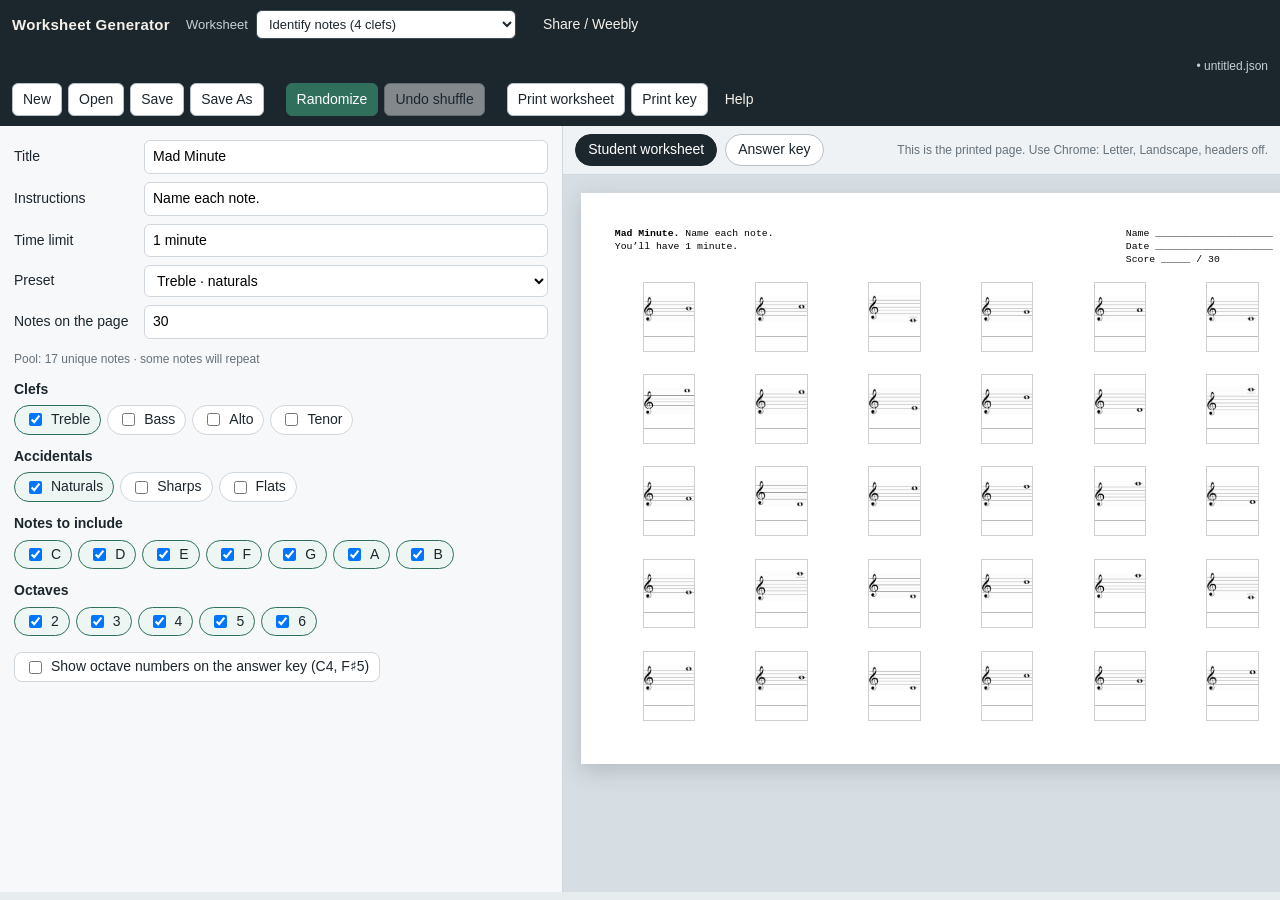
<file: index.html>
<!DOCTYPE html>
<html lang="en">
<head>
  <meta charset="UTF-8" />
  <meta name="viewport" content="width=device-width, initial-scale=1" />
  <title>Worksheet Generator</title>
  <link rel="stylesheet" href="styles.css" />
  <style>
    html, body.shell { height: 100%; margin: 0; }
    body.shell { display: flex; flex-direction: column; overflow: hidden; background: #1c262d; }
    .shell-bar { flex: 0 0 auto; }
    #workspace { flex: 1 1 auto; min-height: 0; width: 100%; height: calc(100vh - 52px); border: 0; background: #e7ecef; }
  </style>
</head>
<body class="shell">
  <header class="shell-bar no-print">
    <strong>Worksheet Generator</strong>
    <label class="kind-picker">
      Worksheet
      <select id="kind">
        <option value="notes">Identify notes (4 clefs)</option>
        <option value="keys">Identify key signatures (4 clefs)</option>
        <option value="write-keys">Write key signatures</option>
        <option value="write-tetrachords">Write major tetrachords</option>
        <option value="write-scales">Write major scales</option>
        <option value="write-intervals">Write intervals above</option>
        <option value="box">Write in boxes (letter names)</option>
      </select>
    </label>
    <button type="button" id="btn-share" class="ghost">Share / Weebly</button>
  </header>
  <iframe id="workspace" title="Worksheet editor"></iframe>

  <dialog id="share-dialog" class="no-print">
    <div class="dialog-head">
      <h2>Share with other teachers</h2>
      <button type="button" id="btn-share-close" class="ghost">Close</button>
    </div>
    <div class="dialog-body">
      <p>This is one static website: HTML, photos, and your saved <code>.json</code> quizzes. Weebly cannot host the photo folder by itself, so publish the whole <strong>Worksheet Generator</strong> folder somewhere that serves files (GitHub Pages, Netlify, or a school server), then embed that address on Weebly.</p>
      <ol>
        <li>Upload this entire folder (do not skip the <code>notes</code> and <code>keys</code> photo folders).</li>
        <li>Confirm you can open <code>index.html</code> on that host in a browser.</li>
        <li>On Weebly, add an <strong>Embed Code</strong> block and paste:</li>
      </ol>
      <textarea readonly rows="4">&lt;iframe src="https://obbyray2002.github.io/worksheet-generator/" style="width:100%;height:90vh;border:0;" title="Worksheet Generator"&gt;&lt;/iframe&gt;</textarea>
      <p>Teachers then pick a worksheet type from the menu, click <strong>Randomize</strong>, and print from Chrome: Letter, headers off, 100%. Identify-notes pages print landscape; the others print portrait.</p>
    </div>
  </dialog>

  <script src="shell.js?v=23"></script>
</body>
</html>
</file>
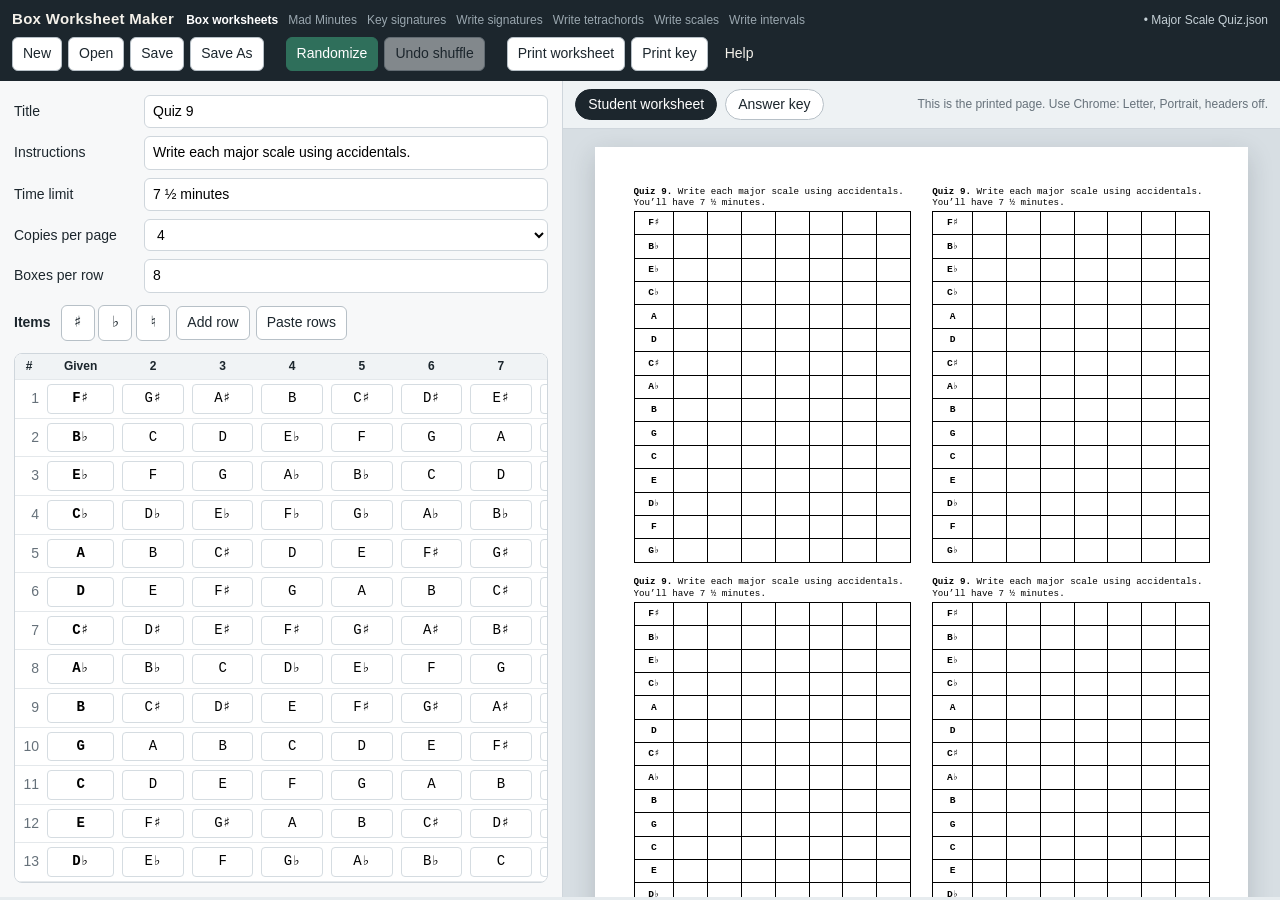
<file: box.html>
<!DOCTYPE html>
<html lang="en">
<head>
  <meta charset="UTF-8" />
  <meta name="viewport" content="width=device-width, initial-scale=1" />
  <title>Box Worksheet Maker</title>
  <link rel="stylesheet" href="styles.css" />
  <script src="embed.js"></script>
</head>
<body data-print="student">
  <header class="app-bar no-print">
    <div class="brand">
      <strong>Box Worksheet Maker</strong>
      <nav class="app-switch">
        <a href="index.html" class="current">Box worksheets</a>
        <a href="mad-minutes.html">Mad Minutes</a>
        <a href="key-signatures.html">Key signatures</a>
        <a href="write-key-signatures.html">Write signatures</a>
        <a href="write-tetrachords.html">Write tetrachords</a>
        <a href="write-scales.html">Write scales</a>
        <a href="write-intervals.html">Write intervals</a>
      </nav>
      <span id="file-status" class="file-status">untitled.json</span>
    </div>
    <div class="toolbar">
      <button type="button" id="btn-new" title="New quiz">New</button>
      <button type="button" id="btn-open" title="Open a saved quiz file">Open</button>
      <button type="button" id="btn-save" title="Save (Ctrl/Cmd+S)">Save</button>
      <button type="button" id="btn-save-as" title="Save a copy">Save As</button>
      <span class="toolbar-gap"></span>
      <button type="button" id="btn-randomize" class="primary" title="Shuffle the rows; every copy on the page will match">Randomize</button>
      <button type="button" id="btn-undo" title="Undo the last shuffle" disabled>Undo shuffle</button>
      <span class="toolbar-gap"></span>
      <button type="button" id="btn-print" title="Print the student worksheet">Print worksheet</button>
      <button type="button" id="btn-print-key" title="Print the answer key">Print key</button>
      <button type="button" id="btn-help" class="ghost" title="How to use this">Help</button>
    </div>
  </header>

  <main class="workspace">
    <section class="editor no-print" aria-label="Quiz editor">
      <div class="field-grid">
        <label for="field-title">Title</label>
        <input id="field-title" type="text" placeholder="Quiz 9" autocomplete="off" />

        <label for="field-instructions">Instructions</label>
        <input id="field-instructions" type="text" placeholder="Write each major scale using accidentals." autocomplete="off" />

        <label for="field-time">Time limit</label>
        <input id="field-time" type="text" placeholder="7 ½ minutes — leave blank if none" autocomplete="off" />

        <label for="field-copies">Copies per page</label>
        <select id="field-copies">
          <option value="1">1</option>
          <option value="2">2</option>
          <option value="4" selected>4</option>
        </select>

        <label for="field-columns">Boxes per row</label>
        <input id="field-columns" type="number" min="2" max="12" value="8" />
      </div>

      <div class="items-toolbar">
        <span class="items-label">Items</span>
        <div class="accidental-btns" title="Insert into the box you are typing in">
          <button type="button" data-insert="♯">♯</button>
          <button type="button" data-insert="♭">♭</button>
          <button type="button" data-insert="♮">♮</button>
        </div>
        <button type="button" id="btn-add-row">Add row</button>
        <button type="button" id="btn-paste">Paste rows</button>
      </div>

      <div class="items-wrap">
        <table class="items-table" id="items-table"></table>
      </div>
    </section>

    <section class="preview-pane" aria-label="Print preview">
      <div class="preview-tabs no-print">
        <button type="button" class="tab active" data-mode="student">Student worksheet</button>
        <button type="button" class="tab" data-mode="key">Answer key</button>
        <span class="preview-hint">This is the printed page. Use Chrome: Letter, Portrait, headers off.</span>
      </div>
      <div class="paper-scroll">
        <div class="paper" id="paper">
          <div class="sheet copies-4" id="sheet"></div>
        </div>
      </div>
    </section>
  </main>

  <input id="file-input" class="hidden" type="file" accept=".json,application/json" />

  <dialog id="help-dialog" class="no-print">
    <div class="dialog-head">
      <h2>How to use</h2>
      <button type="button" id="btn-help-close" class="ghost">Close</button>
    </div>
    <div class="dialog-body">
      <ol>
        <li>Type the title, instructions, and an optional time limit.</li>
        <li>Choose how many copies fit on a letter page (1, 2, or 4) and how many boxes are in each row. Use 8 boxes for a full major scale (given note plus seven more).</li>
        <li>Enter each given note in the first column. Fill the other boxes if you want an answer key later.</li>
        <li><strong>Save</strong> the quiz as a <code>.json</code> file next to your lesson materials. Open that file whenever you need it — you do not have to rebuild major scales or tetrachords from scratch.</li>
        <li><strong>Randomize</strong> shuffles the rows once. Every copy on the page uses that same order, so you can cut a 4-up sheet into identical quizzes.</li>
        <li>Print the worksheet or the key from Chrome. Turn off <em>Headers and footers</em>, paper size Letter, scale 100%.</li>
      </ol>
      <p>Click ♯ ♭ ♮ to insert an accidental into the box you are typing in. <strong>Paste rows</strong> accepts a spreadsheet copy: first column is the given note, the rest are answers.</p>
      <p>Back up this folder if you move computers. Your quizzes are the JSON files you saved, not the app itself. Pictures in cells are not in this version yet.</p>
    </div>
  </dialog>

  <dialog id="paste-dialog" class="no-print">
    <div class="dialog-head">
      <h2>Paste rows</h2>
      <button type="button" id="btn-paste-close" class="ghost">Close</button>
    </div>
    <div class="dialog-body">
      <p>Paste from a spreadsheet or type one item per line. Columns can be separated by tabs or commas. The first column is the given note.</p>
      <textarea id="paste-text" rows="12" placeholder="F♯	G♯	A♯	B	C♯	D♯	E♯	F♯"></textarea>
      <div class="dialog-actions">
        <button type="button" id="btn-paste-replace">Replace items</button>
        <button type="button" id="btn-paste-append" class="primary">Append items</button>
      </div>
    </div>
  </dialog>

  <script src="quiz-formats.js"></script>
  <script src="app.js"></script>
</body>
</html>
</file>
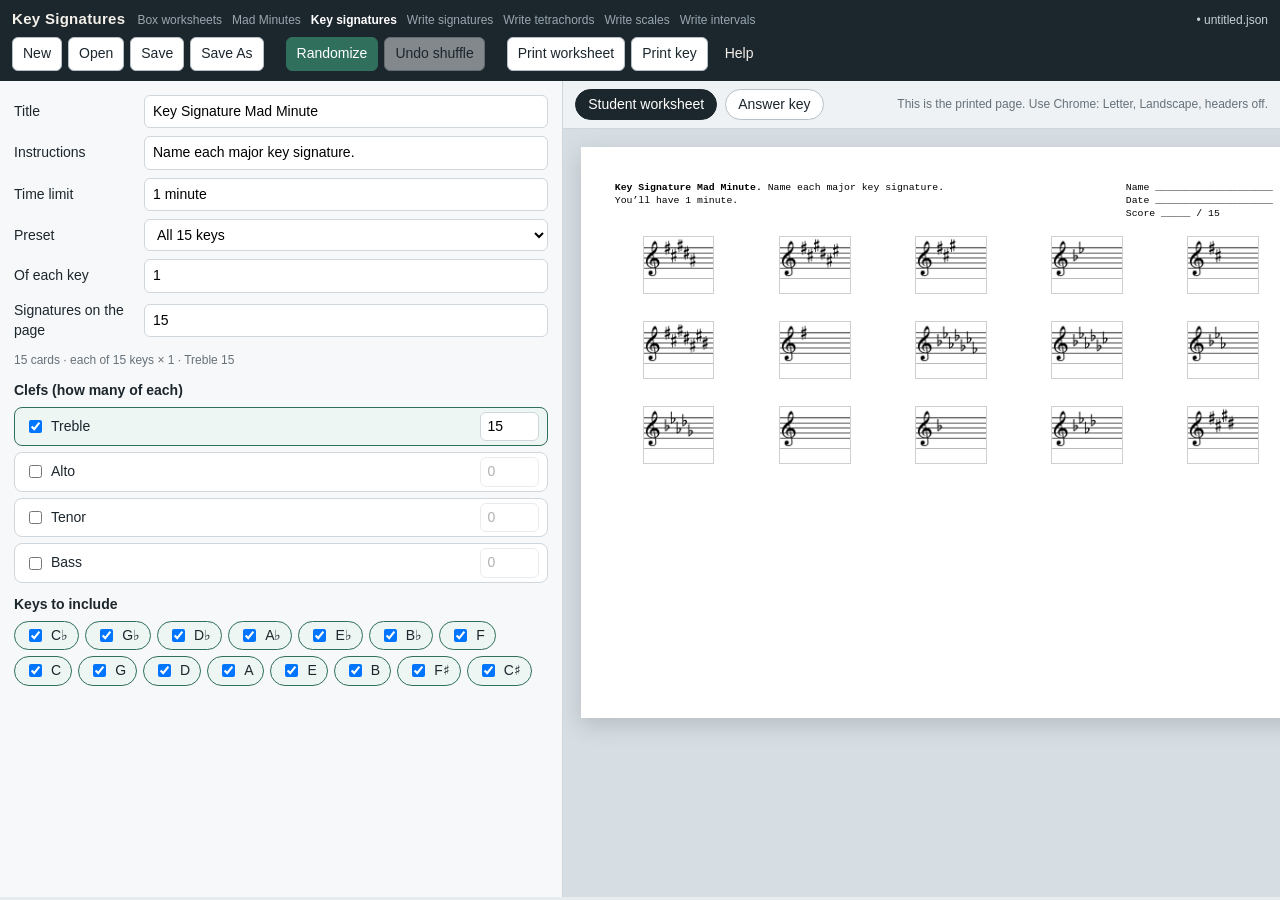
<file: key-signatures.html>
<!DOCTYPE html>
<html lang="en">
<head>
  <meta charset="UTF-8" />
  <meta name="viewport" content="width=device-width, initial-scale=1" />
  <title>Key Signatures</title>
  <link rel="stylesheet" href="styles.css" />
  <link rel="stylesheet" href="mad-minutes.css?v=2" />
  <script src="embed.js"></script>
</head>
<body data-print="student">
  <header class="app-bar no-print">
    <div class="brand">
      <strong>Key Signatures</strong>
      <nav class="app-switch">
        <a href="index.html">Box worksheets</a>
        <a href="mad-minutes.html">Mad Minutes</a>
        <a href="key-signatures.html" class="current">Key signatures</a>
        <a href="write-key-signatures.html">Write signatures</a>
        <a href="write-tetrachords.html">Write tetrachords</a>
        <a href="write-scales.html">Write scales</a>
        <a href="write-intervals.html">Write intervals</a>
      </nav>
      <span id="file-status" class="file-status">untitled.json</span>
    </div>
    <div class="toolbar">
      <button type="button" id="btn-new" title="New quiz">New</button>
      <button type="button" id="btn-open" title="Open a saved quiz file">Open</button>
      <button type="button" id="btn-save" title="Save (Ctrl/Cmd+S)">Save</button>
      <button type="button" id="btn-save-as" title="Save a copy">Save As</button>
      <span class="toolbar-gap"></span>
      <button type="button" id="btn-randomize" class="primary" title="Draw a new random set from the current options">Randomize</button>
      <button type="button" id="btn-undo" title="Undo the last shuffle" disabled>Undo shuffle</button>
      <span class="toolbar-gap"></span>
      <button type="button" id="btn-print" title="Print the student worksheet">Print worksheet</button>
      <button type="button" id="btn-print-key" title="Print the answer key">Print key</button>
      <button type="button" id="btn-help" class="ghost" title="How to use this">Help</button>
    </div>
  </header>

  <main class="workspace">
    <section class="editor no-print" aria-label="Quiz options">
      <div class="field-grid">
        <label for="field-title">Title</label>
        <input id="field-title" type="text" placeholder="Key Signature Mad Minute" autocomplete="off" />

        <label for="field-instructions">Instructions</label>
        <input id="field-instructions" type="text" placeholder="Name each major key signature." autocomplete="off" />

        <label for="field-time">Time limit</label>
        <input id="field-time" type="text" placeholder="1 minute — leave blank if none" autocomplete="off" />

        <label for="field-preset">Preset</label>
        <select id="field-preset">
          <option value="all">All 15 keys</option>
          <option value="flats">Flats (C♭–F)</option>
          <option value="sharps">Sharps (G–C♯)</option>
          <option value="common">4 flats to 4 sharps (A♭–E)</option>
          <option value="beginner">Beginner (F, C, G, D)</option>
          <option value="split-4clefs">All 15 keys · 4 clefs</option>
          <option value="custom">Custom</option>
        </select>

        <label for="field-each">Of each key</label>
        <input id="field-each" type="number" min="1" max="8" value="1" title="How many times each selected key appears" />

        <label for="field-count">Signatures on the page</label>
        <input id="field-count" type="number" min="1" max="60" value="15" />
      </div>

      <p id="pool-status" class="pool-status"></p>

      <fieldset class="option-set">
        <legend>Clefs (how many of each)</legend>
        <div class="clef-rows" id="clefs"></div>
      </fieldset>

      <fieldset class="option-set">
        <legend>Keys to include</legend>
        <div class="checks" id="keys"></div>
      </fieldset>
    </section>

    <section class="preview-pane" aria-label="Print preview">
      <div class="preview-tabs no-print">
        <button type="button" class="tab active" data-mode="student">Student worksheet</button>
        <button type="button" class="tab" data-mode="key">Answer key</button>
        <span class="preview-hint">This is the printed page. Use Chrome: Letter, Landscape, headers off.</span>
      </div>
      <div class="paper-scroll">
        <div class="paper" id="paper">
          <div class="minute-sheet" id="sheet"></div>
        </div>
      </div>
    </section>
  </main>

  <input id="file-input" class="hidden" type="file" accept=".json,application/json" />

  <dialog id="help-dialog" class="no-print">
    <div class="dialog-head">
      <h2>How to use</h2>
      <button type="button" id="btn-help-close" class="ghost">Close</button>
    </div>
    <div class="dialog-body">
      <ol>
        <li>Pick a preset, or tick the major keys you want. <strong>Of each key</strong> is how many times every chosen key appears (1 = all 15 keys once).</li>
        <li>Tick the clefs and set how many cards of each. Leftovers go to treble, then bass. <strong>All 15 keys · 4 clefs</strong> is 5 treble, 4 bass, 3 alto, 3 tenor.</li>
        <li><strong>Randomize</strong> shuffles which keys land on which clef, keeping those counts.</li>
        <li><strong>Save</strong> the quiz as a <code>.json</code> file next to the lesson if you want that exact mix again.</li>
        <li>Print from Chrome: Letter, Landscape, headers off, 100%.</li>
      </ol>
      <p>Students write the key name under each staff (E♭, G, F♯, and so on).</p>
    </div>
  </dialog>

  <script src="quiz-formats.js"></script>
  <script src="keys-catalog.js?v=2"></script>
  <script src="key-signatures.js?v=3"></script>
</body>
</html>
</file>
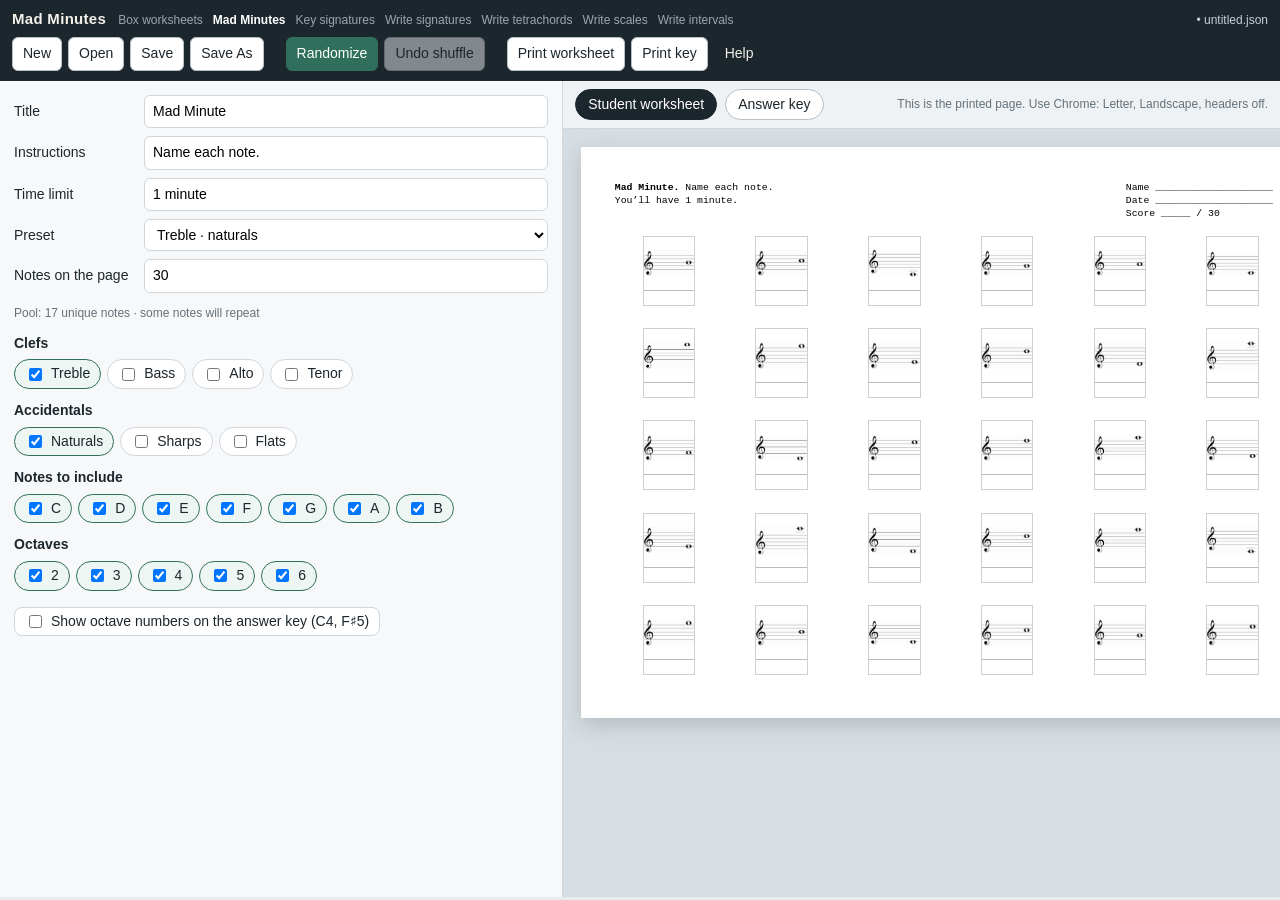
<file: mad-minutes.html>
<!DOCTYPE html>
<html lang="en">
<head>
  <meta charset="UTF-8" />
  <meta name="viewport" content="width=device-width, initial-scale=1" />
  <title>Mad Minutes</title>
  <link rel="stylesheet" href="styles.css" />
  <link rel="stylesheet" href="mad-minutes.css" />
  <script src="embed.js"></script>
</head>
<body data-print="student">
  <header class="app-bar no-print">
    <div class="brand">
      <strong>Mad Minutes</strong>
      <nav class="app-switch">
        <a href="index.html">Box worksheets</a>
        <a href="mad-minutes.html" class="current">Mad Minutes</a>
        <a href="key-signatures.html">Key signatures</a>
        <a href="write-key-signatures.html">Write signatures</a>
        <a href="write-tetrachords.html">Write tetrachords</a>
        <a href="write-scales.html">Write scales</a>
        <a href="write-intervals.html">Write intervals</a>
      </nav>
      <span id="file-status" class="file-status">untitled.json</span>
    </div>
    <div class="toolbar">
      <button type="button" id="btn-new" title="New quiz">New</button>
      <button type="button" id="btn-open" title="Open a saved quiz file">Open</button>
      <button type="button" id="btn-save" title="Save (Ctrl/Cmd+S)">Save</button>
      <button type="button" id="btn-save-as" title="Save a copy">Save As</button>
      <span class="toolbar-gap"></span>
      <button type="button" id="btn-randomize" class="primary" title="Draw a new random set from the current options">Randomize</button>
      <button type="button" id="btn-undo" title="Undo the last shuffle" disabled>Undo shuffle</button>
      <span class="toolbar-gap"></span>
      <button type="button" id="btn-print" title="Print the student worksheet">Print worksheet</button>
      <button type="button" id="btn-print-key" title="Print the answer key">Print key</button>
      <button type="button" id="btn-help" class="ghost" title="How to use this">Help</button>
    </div>
  </header>

  <main class="workspace">
    <section class="editor no-print" aria-label="Quiz options">
      <div class="field-grid">
        <label for="field-title">Title</label>
        <input id="field-title" type="text" placeholder="Mad Minute" autocomplete="off" />

        <label for="field-instructions">Instructions</label>
        <input id="field-instructions" type="text" placeholder="Name each note." autocomplete="off" />

        <label for="field-time">Time limit</label>
        <input id="field-time" type="text" placeholder="1 minute — leave blank if none" autocomplete="off" />

        <label for="field-preset">Preset</label>
        <select id="field-preset">
          <option value="treble-natural">Treble · naturals</option>
          <option value="bass-natural">Bass · naturals</option>
          <option value="grand-natural">Treble + bass · naturals</option>
          <option value="c-clefs-natural">Alto + tenor · naturals</option>
          <option value="all-natural">All clefs · naturals</option>
          <option value="treble-all">Treble · all accidentals</option>
          <option value="all-all">All clefs · all accidentals</option>
          <option value="custom">Custom</option>
        </select>

        <label for="field-count">Notes on the page</label>
        <input id="field-count" type="number" min="6" max="72" value="30" />
      </div>

      <p id="pool-status" class="pool-status"></p>

      <fieldset class="option-set">
        <legend>Clefs</legend>
        <div class="checks" id="clefs"></div>
      </fieldset>

      <fieldset class="option-set">
        <legend>Accidentals</legend>
        <div class="checks" id="accidentals"></div>
      </fieldset>

      <fieldset class="option-set">
        <legend>Notes to include</legend>
        <div class="checks" id="letters"></div>
      </fieldset>

      <fieldset class="option-set">
        <legend>Octaves</legend>
        <div class="checks" id="octaves"></div>
      </fieldset>

      <label class="inline-check">
        <input id="field-octave-key" type="checkbox" />
        Show octave numbers on the answer key (C4, F♯5)
      </label>
    </section>

    <section class="preview-pane" aria-label="Print preview">
      <div class="preview-tabs no-print">
        <button type="button" class="tab active" data-mode="student">Student worksheet</button>
        <button type="button" class="tab" data-mode="key">Answer key</button>
        <span class="preview-hint">This is the printed page. Use Chrome: Letter, Landscape, headers off.</span>
      </div>
      <div class="paper-scroll">
        <div class="paper" id="paper">
          <div class="minute-sheet" id="sheet"></div>
        </div>
      </div>
    </section>
  </main>

  <input id="file-input" class="hidden" type="file" accept=".json,application/json" />

  <dialog id="help-dialog" class="no-print">
    <div class="dialog-head">
      <h2>How to use</h2>
      <button type="button" id="btn-help-close" class="ghost">Close</button>
    </div>
    <div class="dialog-body">
      <ol>
        <li>Pick a preset or tick the clefs, accidentals, letters, and octaves you want.</li>
        <li>Set how many notes belong on the page. Your current PDFs use 30 (C series) or more on the denser pages.</li>
        <li><strong>Randomize</strong> draws a new set from those options. Every note comes from your labeled photo folder.</li>
        <li><strong>Save</strong> the quiz as a <code>.json</code> file next to the lesson if you want that exact mix again.</li>
        <li>Print the worksheet or the key from Chrome. Turn off <em>Headers and footers</em>, paper size Letter, orientation Landscape, scale 100%.</li>
      </ol>
      <p>Students write the note name under each staff. The key can show C, F♯, B♭, or C4 / F♯5 if you turn on octave numbers.</p>
      <p>The photo set includes treble, bass, alto, and tenor. A few pitches are missing from alto and tenor; those simply will not appear.</p>
    </div>
  </dialog>

  <script src="quiz-formats.js"></script>
  <script src="notes-catalog.js"></script>
  <script src="mad-minutes.js"></script>
</body>
</html>
</file>
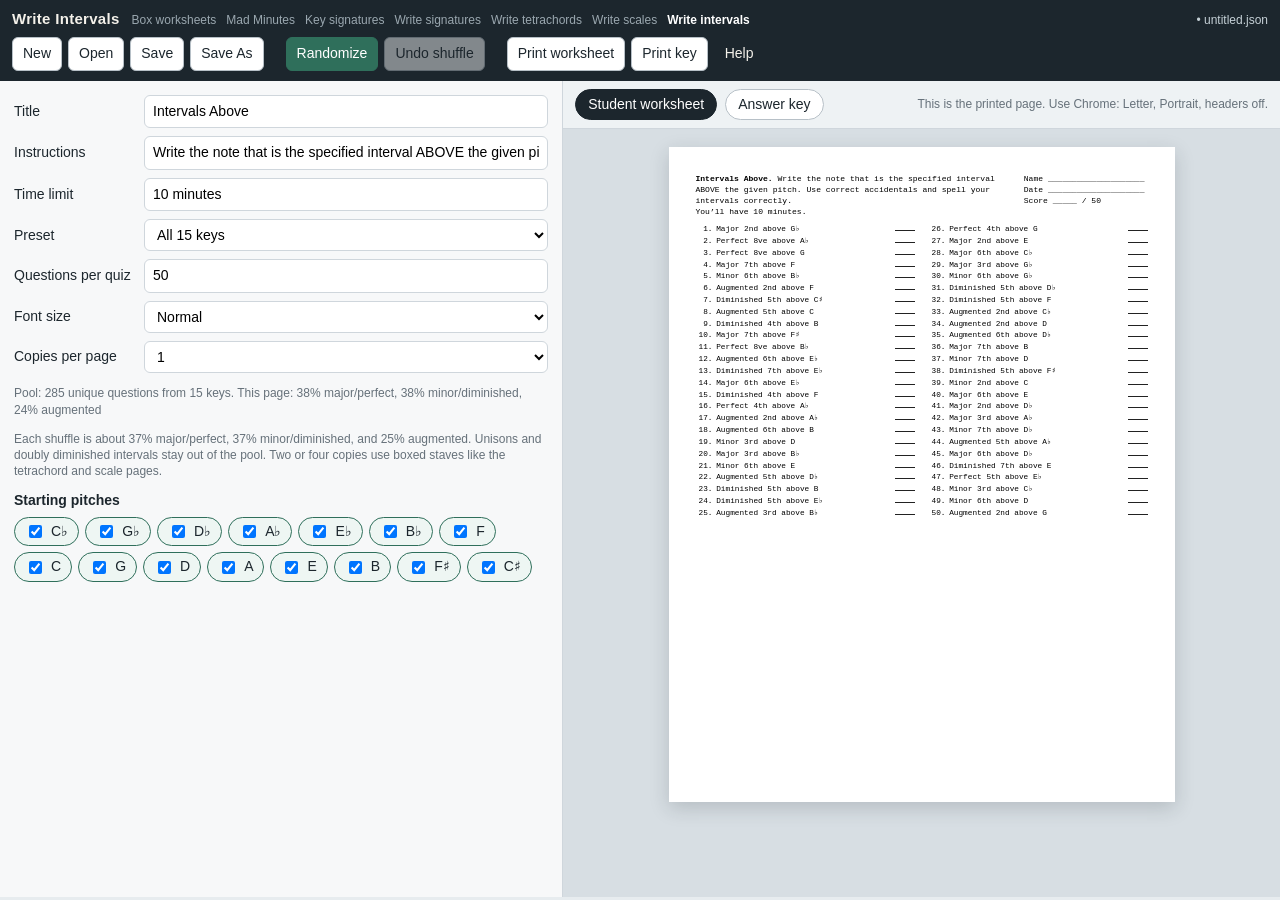
<file: write-intervals.html>
<!DOCTYPE html>
<html lang="en">
<head>
  <meta charset="UTF-8" />
  <meta name="viewport" content="width=device-width, initial-scale=1" />
  <title>Write Intervals</title>
  <link rel="stylesheet" href="styles.css" />
  <link rel="stylesheet" href="mad-minutes.css" />
  <link rel="stylesheet" href="write-intervals.css?v=3" />
  <script src="embed.js"></script>
</head>
<body class="task-write task-intervals" data-print="student">
  <header class="app-bar no-print">
    <div class="brand">
      <strong>Write Intervals</strong>
      <nav class="app-switch">
        <a href="index.html">Box worksheets</a>
        <a href="mad-minutes.html">Mad Minutes</a>
        <a href="key-signatures.html">Key signatures</a>
        <a href="write-key-signatures.html">Write signatures</a>
        <a href="write-tetrachords.html">Write tetrachords</a>
        <a href="write-scales.html">Write scales</a>
        <a href="write-intervals.html" class="current">Write intervals</a>
      </nav>
      <span id="file-status" class="file-status">untitled.json</span>
    </div>
    <div class="toolbar">
      <button type="button" id="btn-new" title="New quiz">New</button>
      <button type="button" id="btn-open" title="Open a saved quiz file">Open</button>
      <button type="button" id="btn-save" title="Save (Ctrl/Cmd+S)">Save</button>
      <button type="button" id="btn-save-as" title="Save a copy">Save As</button>
      <span class="toolbar-gap"></span>
      <button type="button" id="btn-randomize" class="primary" title="Draw a new random set from the current options">Randomize</button>
      <button type="button" id="btn-undo" title="Undo the last shuffle" disabled>Undo shuffle</button>
      <span class="toolbar-gap"></span>
      <button type="button" id="btn-print" title="Print the student worksheet">Print worksheet</button>
      <button type="button" id="btn-print-key" title="Print the answer key">Print key</button>
      <button type="button" id="btn-help" class="ghost" title="How to use this">Help</button>
    </div>
  </header>

  <main class="workspace">
    <section class="editor no-print" aria-label="Quiz options">
      <div class="field-grid">
        <label for="field-title">Title</label>
        <input id="field-title" type="text" placeholder="Intervals Above" autocomplete="off" />

        <label for="field-instructions">Instructions</label>
        <input id="field-instructions" type="text" placeholder="Write the note that is the specified interval ABOVE the given pitch." autocomplete="off" />

        <label for="field-time">Time limit</label>
        <input id="field-time" type="text" placeholder="10 minutes — leave blank if none" autocomplete="off" />

        <label for="field-preset">Preset</label>
        <select id="field-preset">
          <option value="all">All 15 keys</option>
          <option value="flats">Flats (C♭–F)</option>
          <option value="sharps">Sharps (G–C♯)</option>
          <option value="common">4 flats to 4 sharps (A♭–E)</option>
          <option value="beginner">Beginner (F, C, G, D)</option>
          <option value="custom">Custom</option>
        </select>

        <label for="field-count">Questions per quiz</label>
        <input id="field-count" type="number" min="4" max="80" value="50" />

        <label for="field-font">Font size</label>
        <select id="field-font">
          <option value="normal">Normal</option>
          <option value="large">Large</option>
          <option value="xlarge">Extra large</option>
        </select>

        <label for="field-copies">Copies per page</label>
        <select id="field-copies">
          <option value="1">1</option>
          <option value="2">2</option>
          <option value="4">4</option>
        </select>
      </div>

      <p id="pool-status" class="pool-status"></p>
      <p class="mix-note">Each shuffle is about 37% major/perfect, 37% minor/diminished, and 25% augmented. Unisons and doubly diminished intervals stay out of the pool. Two or four copies use boxed staves like the tetrachord and scale pages.</p>

      <fieldset class="option-set">
        <legend>Starting pitches</legend>
        <div class="checks" id="keys"></div>
      </fieldset>
    </section>

    <section class="preview-pane" aria-label="Print preview">
      <div class="preview-tabs no-print">
        <button type="button" class="tab active" data-mode="student">Student worksheet</button>
        <button type="button" class="tab" data-mode="key">Answer key</button>
        <span class="preview-hint">This is the printed page. Use Chrome: Letter, Portrait, headers off.</span>
      </div>
      <div class="paper-scroll">
        <div class="paper" id="paper">
          <div class="minute-sheet" id="sheet"></div>
        </div>
      </div>
    </section>
  </main>

  <input id="file-input" class="hidden" type="file" accept=".json,application/json" />

  <dialog id="help-dialog" class="no-print">
    <div class="dialog-head">
      <h2>How to use</h2>
      <button type="button" id="btn-help-close" class="ghost">Close</button>
    </div>
    <div class="dialog-body">
      <ol>
        <li>Pick a preset, or tick the starting pitches you want. C♭ is included.</li>
        <li>Set how many questions belong on each quiz. 50 fills one portrait sheet at normal type.</li>
        <li>Use <strong>Font size</strong> if the type should be bigger. <strong>Copies per page</strong> prints the same quiz two or four times on one sheet. 2 and 4 copies use boxed blank staves, like tetrachords and scales, so you can cut the page apart. About 10 questions fill two copies; about 6 fill four copies.</li>
        <li><strong>Randomize</strong> draws a new set. The mix stays weighted toward major/perfect and minor/diminished, with fewer augmented intervals.</li>
        <li><strong>Save</strong> the quiz as a <code>.json</code> file if you want that exact mix again.</li>
        <li>Print from Chrome: Letter, Portrait, headers off, 100%.</li>
      </ol>
      <p>One copy on a page is a letter-name list. Two or four copies on a page use boxed blank staves, like tetrachords and scales. The answer key spells the note (double sharps as 𝄪, double flats as ♭♭).</p>
    </div>
  </dialog>

  <script src="quiz-formats.js"></script>
  <script src="intervals-catalog.js"></script>
  <script src="write-intervals.js?v=3"></script>
</body>
</html>
</file>
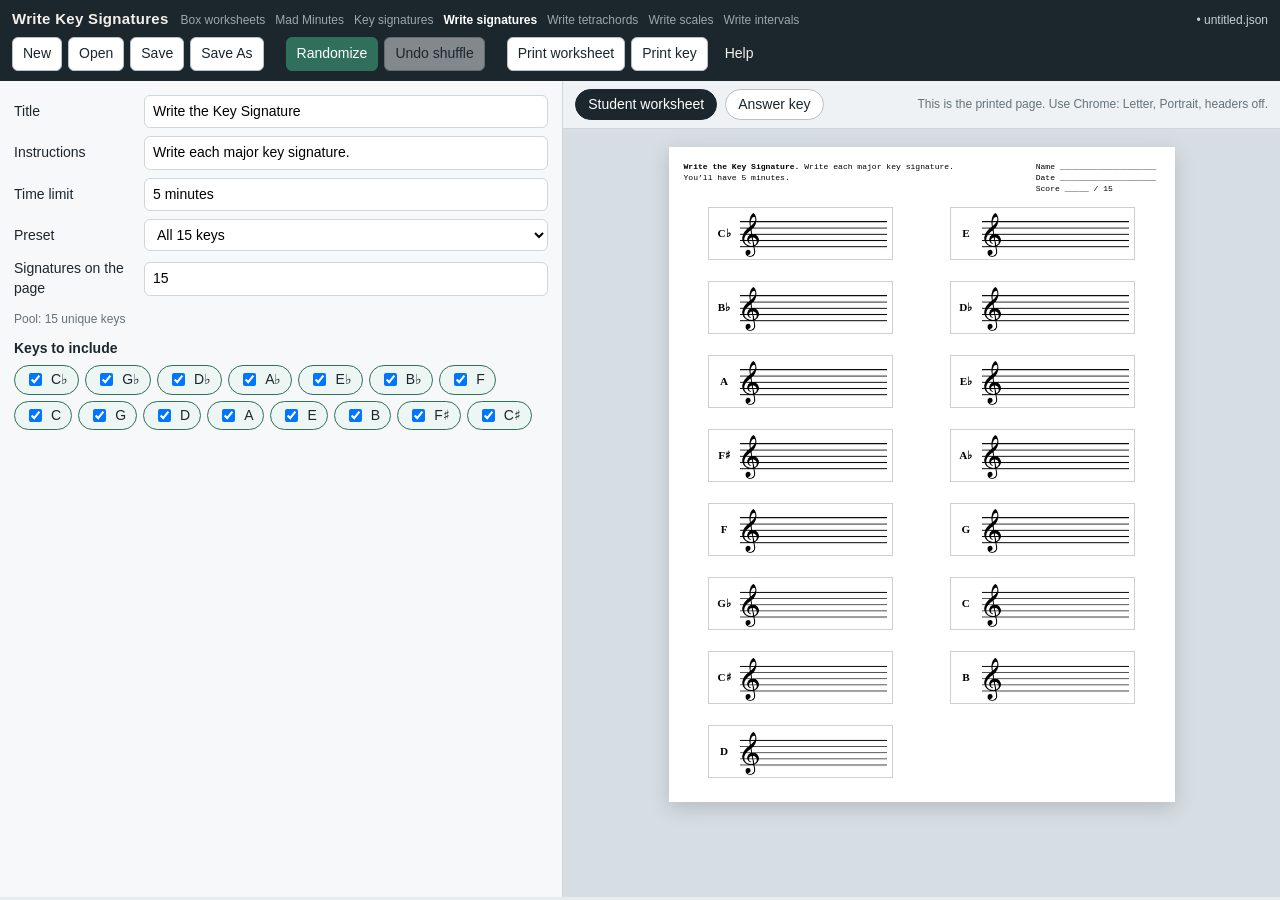
<file: write-key-signatures.html>
<!DOCTYPE html>
<html lang="en">
<head>
  <meta charset="UTF-8" />
  <meta name="viewport" content="width=device-width, initial-scale=1" />
  <title>Write Key Signatures</title>
  <link rel="stylesheet" href="styles.css" />
  <link rel="stylesheet" href="mad-minutes.css" />
  <link rel="stylesheet" href="write-key-signatures.css" />
  <script src="embed.js"></script>
</head>
<body class="task-write" data-print="student">
  <header class="app-bar no-print">
    <div class="brand">
      <strong>Write Key Signatures</strong>
      <nav class="app-switch">
        <a href="index.html">Box worksheets</a>
        <a href="mad-minutes.html">Mad Minutes</a>
        <a href="key-signatures.html">Key signatures</a>
        <a href="write-key-signatures.html" class="current">Write signatures</a>
        <a href="write-tetrachords.html">Write tetrachords</a>
        <a href="write-scales.html">Write scales</a>
        <a href="write-intervals.html">Write intervals</a>
      </nav>
      <span id="file-status" class="file-status">untitled.json</span>
    </div>
    <div class="toolbar">
      <button type="button" id="btn-new" title="New quiz">New</button>
      <button type="button" id="btn-open" title="Open a saved quiz file">Open</button>
      <button type="button" id="btn-save" title="Save (Ctrl/Cmd+S)">Save</button>
      <button type="button" id="btn-save-as" title="Save a copy">Save As</button>
      <span class="toolbar-gap"></span>
      <button type="button" id="btn-randomize" class="primary" title="Draw a new random set from the current options">Randomize</button>
      <button type="button" id="btn-undo" title="Undo the last shuffle" disabled>Undo shuffle</button>
      <span class="toolbar-gap"></span>
      <button type="button" id="btn-print" title="Print the student worksheet">Print worksheet</button>
      <button type="button" id="btn-print-key" title="Print the answer key">Print key</button>
      <button type="button" id="btn-help" class="ghost" title="How to use this">Help</button>
    </div>
  </header>

  <main class="workspace">
    <section class="editor no-print" aria-label="Quiz options">
      <div class="field-grid">
        <label for="field-title">Title</label>
        <input id="field-title" type="text" placeholder="Write the Key Signature" autocomplete="off" />

        <label for="field-instructions">Instructions</label>
        <input id="field-instructions" type="text" placeholder="Write each major key signature." autocomplete="off" />

        <label for="field-time">Time limit</label>
        <input id="field-time" type="text" placeholder="5 minutes — leave blank if none" autocomplete="off" />

        <label for="field-preset">Preset</label>
        <select id="field-preset">
          <option value="all">All 15 keys</option>
          <option value="flats">Flats (C♭–F)</option>
          <option value="sharps">Sharps (G–C♯)</option>
          <option value="common">4 flats to 4 sharps (A♭–E)</option>
          <option value="beginner">Beginner (F, C, G, D)</option>
          <option value="custom">Custom</option>
        </select>

        <label for="field-count">Signatures on the page</label>
        <input id="field-count" type="number" min="5" max="60" value="15" />
      </div>

      <p id="pool-status" class="pool-status"></p>

      <fieldset class="option-set">
        <legend>Keys to include</legend>
        <div class="checks" id="keys"></div>
      </fieldset>
    </section>

    <section class="preview-pane" aria-label="Print preview">
      <div class="preview-tabs no-print">
        <button type="button" class="tab active" data-mode="student">Student worksheet</button>
        <button type="button" class="tab" data-mode="key">Answer key</button>
        <span class="preview-hint">This is the printed page. Use Chrome: Letter, Portrait, headers off.</span>
      </div>
      <div class="paper-scroll">
        <div class="paper" id="paper">
          <div class="minute-sheet" id="sheet"></div>
        </div>
      </div>
    </section>
  </main>

  <input id="file-input" class="hidden" type="file" accept=".json,application/json" />

  <dialog id="help-dialog" class="no-print">
    <div class="dialog-head">
      <h2>How to use</h2>
      <button type="button" id="btn-help-close" class="ghost">Close</button>
    </div>
    <div class="dialog-body">
      <ol>
        <li>Pick a preset, or tick the major keys you want.</li>
        <li>Set how many signatures belong on the page. 15 fills one portrait sheet (two columns) if the pool is large enough; a higher number will repeat and the staves will shrink.</li>
        <li><strong>Randomize</strong> draws a new set from those options.</li>
        <li><strong>Save</strong> the quiz as a <code>.json</code> file next to the lesson if you want that exact mix again.</li>
        <li>Print from Chrome: Letter, Portrait, headers off, 100%.</li>
      </ol>
      <p>Each box names the key with the proper accidental (E♭, F♯, C♭) and shows a blank treble staff. Students write the signature on the staff. The answer key swaps in the completed signature.</p>
    </div>
  </dialog>

  <script src="quiz-formats.js"></script>
  <script src="keys-catalog.js?v=2"></script>
  <script src="write-key-signatures.js?v=2"></script>
</body>
</html>
</file>
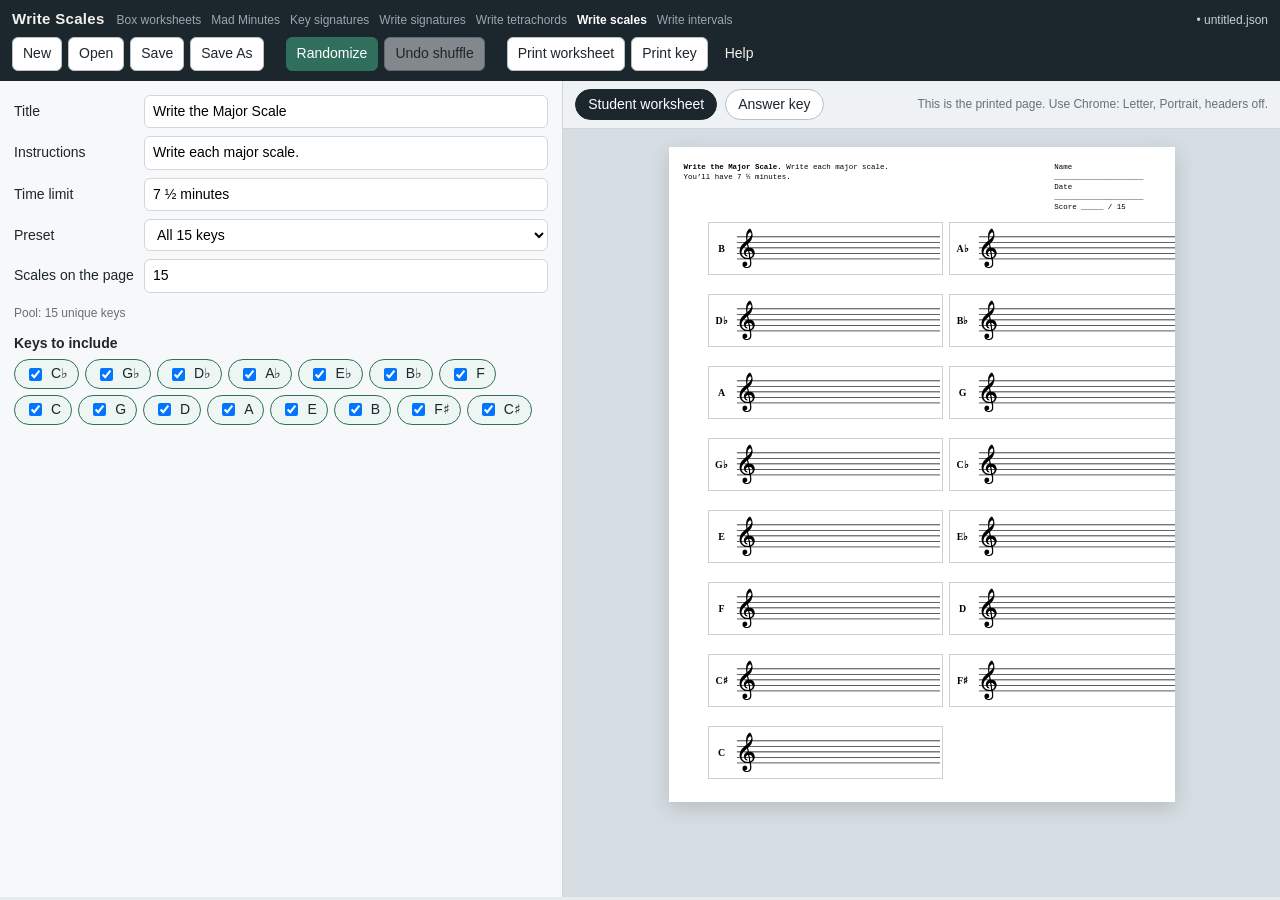
<file: write-scales.html>
<!DOCTYPE html>
<html lang="en">
<head>
  <meta charset="UTF-8" />
  <meta name="viewport" content="width=device-width, initial-scale=1" />
  <title>Write Scales</title>
  <link rel="stylesheet" href="styles.css" />
  <link rel="stylesheet" href="mad-minutes.css" />
  <link rel="stylesheet" href="write-key-signatures.css?v=18" />
  <script src="embed.js"></script>
</head>
<body class="task-write task-scale" data-task="scale" data-print="student">
  <header class="app-bar no-print">
    <div class="brand">
      <strong>Write Scales</strong>
      <nav class="app-switch">
        <a href="index.html">Box worksheets</a>
        <a href="mad-minutes.html">Mad Minutes</a>
        <a href="key-signatures.html">Key signatures</a>
        <a href="write-key-signatures.html">Write signatures</a>
        <a href="write-tetrachords.html">Write tetrachords</a>
        <a href="write-scales.html" class="current">Write scales</a>
        <a href="write-intervals.html">Write intervals</a>
      </nav>
      <span id="file-status" class="file-status">untitled.json</span>
    </div>
    <div class="toolbar">
      <button type="button" id="btn-new" title="New quiz">New</button>
      <button type="button" id="btn-open" title="Open a saved quiz file">Open</button>
      <button type="button" id="btn-save" title="Save (Ctrl/Cmd+S)">Save</button>
      <button type="button" id="btn-save-as" title="Save a copy">Save As</button>
      <span class="toolbar-gap"></span>
      <button type="button" id="btn-randomize" class="primary" title="Draw a new random set from the current options">Randomize</button>
      <button type="button" id="btn-undo" title="Undo the last shuffle" disabled>Undo shuffle</button>
      <span class="toolbar-gap"></span>
      <button type="button" id="btn-print" title="Print the student worksheet">Print worksheet</button>
      <button type="button" id="btn-print-key" title="Print the answer key">Print key</button>
      <button type="button" id="btn-help" class="ghost" title="How to use this">Help</button>
    </div>
  </header>

  <main class="workspace">
    <section class="editor no-print" aria-label="Quiz options">
      <div class="field-grid">
        <label for="field-title">Title</label>
        <input id="field-title" type="text" placeholder="Write the Major Scale" autocomplete="off" />

        <label for="field-instructions">Instructions</label>
        <input id="field-instructions" type="text" placeholder="Write each major scale." autocomplete="off" />

        <label for="field-time">Time limit</label>
        <input id="field-time" type="text" placeholder="7 ½ minutes — leave blank if none" autocomplete="off" />

        <label for="field-preset">Preset</label>
        <select id="field-preset">
          <option value="all">All 15 keys</option>
          <option value="flats">Flats (C♭–F)</option>
          <option value="sharps">Sharps (G–C♯)</option>
          <option value="common">4 flats to 4 sharps (A♭–E)</option>
          <option value="beginner">Beginner (F, C, G, D)</option>
          <option value="custom">Custom</option>
        </select>

        <label for="field-count">Scales on the page</label>
        <input id="field-count" type="number" min="5" max="60" value="15" />
      </div>

      <p id="pool-status" class="pool-status"></p>

      <fieldset class="option-set">
        <legend>Keys to include</legend>
        <div class="checks" id="keys"></div>
      </fieldset>
    </section>

    <section class="preview-pane" aria-label="Print preview">
      <div class="preview-tabs no-print">
        <button type="button" class="tab active" data-mode="student">Student worksheet</button>
        <button type="button" class="tab" data-mode="key">Answer key</button>
        <span class="preview-hint">This is the printed page. Use Chrome: Letter, Portrait, headers off.</span>
      </div>
      <div class="paper-scroll">
        <div class="paper" id="paper">
          <div class="minute-sheet" id="sheet"></div>
        </div>
      </div>
    </section>
  </main>

  <input id="file-input" class="hidden" type="file" accept=".json,application/json" />

  <dialog id="help-dialog" class="no-print">
    <div class="dialog-head">
      <h2>How to use</h2>
      <button type="button" id="btn-help-close" class="ghost">Close</button>
    </div>
    <div class="dialog-body">
      <ol>
        <li>Pick a preset, or tick the major keys you want.</li>
        <li>Set how many scales belong on the page. 15 fills one portrait sheet.</li>
        <li><strong>Randomize</strong> draws a new set from those options.</li>
        <li><strong>Save</strong> the quiz as a <code>.json</code> file next to the lesson if you want that exact mix again.</li>
        <li>Print from Chrome: Letter, Portrait, headers off, 100%.</li>
      </ol>
      <p>Each row names the key with the proper accidental (E♭, F♯) and shows a longer blank treble staff. Students write the eight-note major scale on the staff. The answer key spells the notes (C  D  E  F  G  A  B  C).</p>
    </div>
  </dialog>

  <script src="quiz-formats.js"></script>
  <script src="keys-catalog.js?v=2"></script>
  <script src="write-notation.js?v=2"></script>
</body>
</html>
</file>
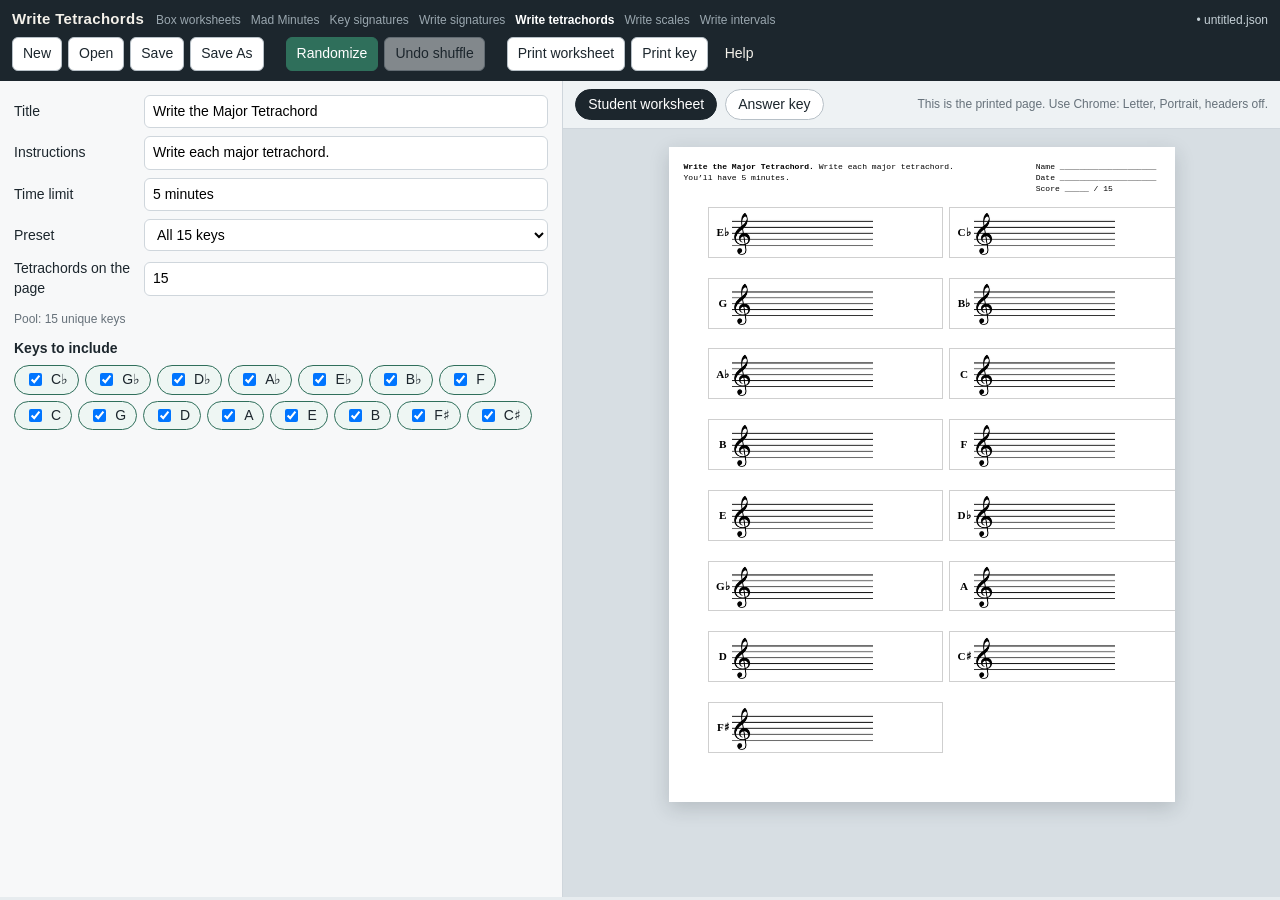
<file: write-tetrachords.html>
<!DOCTYPE html>
<html lang="en">
<head>
  <meta charset="UTF-8" />
  <meta name="viewport" content="width=device-width, initial-scale=1" />
  <title>Write Tetrachords</title>
  <link rel="stylesheet" href="styles.css" />
  <link rel="stylesheet" href="mad-minutes.css" />
  <link rel="stylesheet" href="write-key-signatures.css" />
  <script src="embed.js"></script>
</head>
<body class="task-write task-tetrachord" data-task="tetrachord" data-print="student">
  <header class="app-bar no-print">
    <div class="brand">
      <strong>Write Tetrachords</strong>
      <nav class="app-switch">
        <a href="index.html">Box worksheets</a>
        <a href="mad-minutes.html">Mad Minutes</a>
        <a href="key-signatures.html">Key signatures</a>
        <a href="write-key-signatures.html">Write signatures</a>
        <a href="write-tetrachords.html" class="current">Write tetrachords</a>
        <a href="write-scales.html">Write scales</a>
        <a href="write-intervals.html">Write intervals</a>
      </nav>
      <span id="file-status" class="file-status">untitled.json</span>
    </div>
    <div class="toolbar">
      <button type="button" id="btn-new" title="New quiz">New</button>
      <button type="button" id="btn-open" title="Open a saved quiz file">Open</button>
      <button type="button" id="btn-save" title="Save (Ctrl/Cmd+S)">Save</button>
      <button type="button" id="btn-save-as" title="Save a copy">Save As</button>
      <span class="toolbar-gap"></span>
      <button type="button" id="btn-randomize" class="primary" title="Draw a new random set from the current options">Randomize</button>
      <button type="button" id="btn-undo" title="Undo the last shuffle" disabled>Undo shuffle</button>
      <span class="toolbar-gap"></span>
      <button type="button" id="btn-print" title="Print the student worksheet">Print worksheet</button>
      <button type="button" id="btn-print-key" title="Print the answer key">Print key</button>
      <button type="button" id="btn-help" class="ghost" title="How to use this">Help</button>
    </div>
  </header>

  <main class="workspace">
    <section class="editor no-print" aria-label="Quiz options">
      <div class="field-grid">
        <label for="field-title">Title</label>
        <input id="field-title" type="text" placeholder="Write the Major Tetrachord" autocomplete="off" />

        <label for="field-instructions">Instructions</label>
        <input id="field-instructions" type="text" placeholder="Write each major tetrachord." autocomplete="off" />

        <label for="field-time">Time limit</label>
        <input id="field-time" type="text" placeholder="5 minutes — leave blank if none" autocomplete="off" />

        <label for="field-preset">Preset</label>
        <select id="field-preset">
          <option value="all">All 15 keys</option>
          <option value="flats">Flats (C♭–F)</option>
          <option value="sharps">Sharps (G–C♯)</option>
          <option value="common">4 flats to 4 sharps (A♭–E)</option>
          <option value="beginner">Beginner (F, C, G, D)</option>
          <option value="custom">Custom</option>
        </select>

        <label for="field-count">Tetrachords on the page</label>
        <input id="field-count" type="number" min="5" max="60" value="15" />
      </div>

      <p id="pool-status" class="pool-status"></p>

      <fieldset class="option-set">
        <legend>Keys to include</legend>
        <div class="checks" id="keys"></div>
      </fieldset>
    </section>

    <section class="preview-pane" aria-label="Print preview">
      <div class="preview-tabs no-print">
        <button type="button" class="tab active" data-mode="student">Student worksheet</button>
        <button type="button" class="tab" data-mode="key">Answer key</button>
        <span class="preview-hint">This is the printed page. Use Chrome: Letter, Portrait, headers off.</span>
      </div>
      <div class="paper-scroll">
        <div class="paper" id="paper">
          <div class="minute-sheet" id="sheet"></div>
        </div>
      </div>
    </section>
  </main>

  <input id="file-input" class="hidden" type="file" accept=".json,application/json" />

  <dialog id="help-dialog" class="no-print">
    <div class="dialog-head">
      <h2>How to use</h2>
      <button type="button" id="btn-help-close" class="ghost">Close</button>
    </div>
    <div class="dialog-body">
      <ol>
        <li>Pick a preset, or tick the major keys you want.</li>
        <li>Set how many tetrachords belong on the page. 15 fills one portrait sheet.</li>
        <li><strong>Randomize</strong> draws a new set from those options.</li>
        <li><strong>Save</strong> the quiz as a <code>.json</code> file next to the lesson if you want that exact mix again.</li>
        <li>Print from Chrome: Letter, Portrait, headers off, 100%.</li>
      </ol>
      <p>Each row names the key with the proper accidental (E♭, F♯) and shows a blank treble staff. Students write the four-note major tetrachord on the staff. The answer key spells the notes (C  D  E  F).</p>
    </div>
  </dialog>

  <script src="quiz-formats.js"></script>
  <script src="keys-catalog.js?v=2"></script>
  <script src="write-notation.js?v=2"></script>
</body>
</html>
</file>
<file: styles.css>
:root {
  --bar: #1c262d;
  --bar-text: #f4f1ea;
  --accent: #2f6f5b;
  --accent-hover: #275c4b;
  --line: #cfd6dc;
  --bg: #e7ecef;
  --paper-shadow: 0 10px 30px rgba(28, 38, 45, 0.18);
  --editor: #f7f8f9;
  --text: #1c262d;
  --muted: #66717a;
  --danger: #8a3a32;
  --focus: #2f6f5b;
}

* { box-sizing: border-box; }

html, body {
  margin: 0;
  height: 100%;
  color: var(--text);
  font: 14px/1.4 "Segoe UI", Calibri, sans-serif;
  background: var(--bg);
}

body.shell {
  display: flex;
  flex-direction: column;
  overflow: hidden;
  background: var(--bar);
}

.shell-bar {
  display: flex;
  flex-wrap: wrap;
  align-items: center;
  gap: 10px 16px;
  padding: 8px 12px;
  background: var(--bar);
  color: var(--bar-text);
  flex: 0 0 auto;
}

.shell-bar strong {
  font-size: 15px;
  letter-spacing: 0.02em;
}

.kind-picker {
  display: flex;
  align-items: center;
  gap: 8px;
  font-size: 13px;
  color: #c5d0d6;
}

.kind-picker select {
  min-width: 260px;
  border-radius: 6px;
  border: 1px solid #3d4b55;
  padding: 5px 8px;
  background: #fff;
  color: var(--text);
}

#workspace {
  flex: 1 1 auto;
  min-height: 0;
  width: 100%;
  height: calc(100vh - 52px);
  border: 0;
  background: var(--bg);
}

html.embedded .app-switch,
body.embedded .app-switch {
  display: none;
}

html.embedded .brand strong,
body.embedded .brand strong {
  display: none;
}

.dialog-body textarea[readonly] {
  width: 100%;
  font-family: ui-monospace, Menlo, Consolas, monospace;
  font-size: 12px;
}

button, input, select, textarea {
  font: inherit;
}

button {
  background: #fff;
  border: 1px solid #b7c0c7;
  border-radius: 6px;
  padding: 6px 10px;
  cursor: pointer;
  color: var(--text);
}

button:hover:not(:disabled) {
  background: #f3f6f7;
}

button:disabled {
  opacity: 0.45;
  cursor: default;
}

button.primary {
  background: var(--accent);
  border-color: var(--accent);
  color: #fff;
}

button.primary:hover:not(:disabled) {
  background: var(--accent-hover);
}

button.ghost {
  background: transparent;
  border-color: transparent;
  color: inherit;
}

button.ghost:hover:not(:disabled) {
  background: rgba(255, 255, 255, 0.12);
}

.hidden { display: none !important; }

.app-bar {
  background: var(--bar);
  color: var(--bar-text);
  padding: 8px 12px 10px;
  display: flex;
  flex-direction: column;
  gap: 8px;
}

.brand {
  display: flex;
  align-items: baseline;
  gap: 12px;
  min-width: 0;
}

.brand strong {
  font-size: 15px;
  letter-spacing: 0.02em;
}

.app-switch {
  display: flex;
  flex-wrap: wrap;
  gap: 6px 10px;
  font-size: 12px;
}

.app-switch a {
  color: #9aa7af;
  text-decoration: none;
}

.app-switch a:hover,
.app-switch a.current {
  color: #fff;
}

.app-switch a.current {
  font-weight: 650;
}

.file-status {
  color: #c5d0d6;
  font-size: 12px;
  white-space: nowrap;
  overflow: hidden;
  text-overflow: ellipsis;
  margin-left: auto;
}

.toolbar {
  display: flex;
  flex-wrap: wrap;
  gap: 6px;
  align-items: center;
}

.toolbar-gap {
  width: 10px;
}

.workspace {
  display: grid;
  grid-template-columns: minmax(420px, 44%) 1fr;
  height: calc(100vh - 84px);
}

.editor {
  background: var(--editor);
  border-right: 1px solid var(--line);
  padding: 14px;
  overflow: auto;
  display: flex;
  flex-direction: column;
  gap: 12px;
}

.field-grid {
  display: grid;
  grid-template-columns: 120px 1fr;
  gap: 8px 10px;
  align-items: center;
}

.field-grid input,
.field-grid select {
  width: 100%;
  border: 1px solid var(--line);
  border-radius: 6px;
  padding: 6px 8px;
  background: #fff;
}

.field-grid input:focus,
.field-grid select:focus,
.items-table input:focus,
textarea:focus {
  outline: 2px solid var(--focus);
  outline-offset: 0;
  border-color: var(--focus);
}

.items-toolbar {
  display: flex;
  flex-wrap: wrap;
  gap: 6px;
  align-items: center;
}

.items-label {
  font-weight: 650;
  margin-right: 4px;
}

.accidental-btns button {
  min-width: 34px;
  font-size: 16px;
  font-family: "Courier New", Courier, monospace;
}

.items-wrap {
  overflow: auto;
  border: 1px solid var(--line);
  border-radius: 8px;
  background: #fff;
  min-height: 180px;
}

.items-table {
  border-collapse: collapse;
  width: max-content;
  min-width: 100%;
}

.items-table th,
.items-table td {
  border-bottom: 1px solid #e4e8eb;
  padding: 4px;
  vertical-align: middle;
}

.items-table th {
  position: sticky;
  top: 0;
  background: #f0f3f5;
  font-size: 12px;
  font-weight: 650;
  text-align: center;
  z-index: 1;
}

.items-table .row-num {
  color: var(--muted);
  text-align: right;
  width: 28px;
  padding-left: 8px;
  font-variant-numeric: tabular-nums;
}

.items-table input {
  width: 4.4em;
  border: 1px solid #d5dce1;
  border-radius: 4px;
  padding: 4px 5px;
  text-align: center;
  font-family: "Courier New", Courier, monospace;
  font-size: 14px;
}

.items-table input.prompt {
  width: 4.8em;
  font-weight: 700;
}

.row-actions {
  white-space: nowrap;
  padding-right: 8px;
}

.row-actions button {
  padding: 2px 7px;
  min-width: 28px;
}

.preview-pane {
  overflow: hidden;
  display: flex;
  flex-direction: column;
  background: #d7dee3;
}

.preview-tabs {
  display: flex;
  flex-wrap: wrap;
  gap: 8px;
  align-items: center;
  padding: 8px 12px;
  background: #eef2f4;
  border-bottom: 1px solid var(--line);
}

.tab {
  border-radius: 999px;
  padding: 5px 12px;
}

.tab.active {
  background: var(--bar);
  color: #fff;
  border-color: var(--bar);
}

.preview-hint {
  margin-left: auto;
  color: var(--muted);
  font-size: 12px;
}

.paper-scroll {
  overflow: auto;
  padding: 18px;
  flex: 1;
}

.paper {
  width: 8.5in;
  height: 11in;
  margin: 0 auto 24px;
  padding: 0.5in;
  background: #fff;
  box-shadow: var(--paper-shadow);
  color: #000;
  zoom: 0.8;
}

.sheet {
  width: 100%;
  height: 100%;
}

.sheet.copies-4 {
  display: grid;
  grid-template-columns: minmax(0, 1fr) minmax(0, 1fr);
  grid-template-rows: minmax(0, 1fr) minmax(0, 1fr);
  gap: 0.18in 0.28in;
}

.sheet.copies-2 {
  display: grid;
  grid-template-columns: minmax(0, 1fr);
  grid-template-rows: minmax(0, 1fr) minmax(0, 1fr);
  gap: 0.28in;
}

.sheet.copies-1 {
  display: block;
}

.quiz-copy {
  display: flex;
  flex-direction: column;
  min-height: 0;
  overflow: hidden;
}

.sheet.copies-1 .quiz-copy {
  height: 100%;
}

.quiz-heading {
  font-family: "Courier New", Courier, monospace;
  font-size: 11.5px;
  line-height: 1.2;
  margin-bottom: 4px;
  flex: 0 0 auto;
}

.sheet.copies-2 .quiz-heading,
.sheet.copies-1 .quiz-heading {
  font-size: 16px;
  margin-bottom: 10px;
}

.quiz-heading .title {
  font-weight: 700;
}

.scale-grid {
  flex: 1 1 auto;
  min-height: 0;
  display: grid;
  grid-template-columns: 1.18fr repeat(var(--extra-cols), 1fr);
  grid-template-rows: repeat(var(--rows), 1fr);
  border-top: 1.25px solid #000;
  border-left: 1.25px solid #000;
}

.cell {
  border-right: 1.25px solid #000;
  border-bottom: 1.25px solid #000;
  display: flex;
  align-items: center;
  justify-content: center;
  font-family: "Courier New", Courier, monospace;
  font-size: 12px;
  line-height: 1;
  overflow: hidden;
}

.sheet.copies-2 .cell { font-size: 18px; }
.sheet.copies-1 .cell { font-size: 22px; }

.cell.prompt {
  font-weight: 700;
}

body[data-print="student"] .cell.answer {
  color: transparent;
}

dialog {
  width: min(640px, 92vw);
  border: 1px solid var(--line);
  border-radius: 10px;
  padding: 0;
  color: var(--text);
}

dialog::backdrop {
  background: rgba(28, 38, 45, 0.45);
}

.dialog-head {
  display: flex;
  justify-content: space-between;
  align-items: center;
  padding: 10px 14px;
  border-bottom: 1px solid var(--line);
}

.dialog-head h2 {
  margin: 0;
  font-size: 16px;
}

.dialog-body {
  padding: 14px;
}

.dialog-body ol {
  padding-left: 20px;
}

.dialog-body li { margin: 8px 0; }

.dialog-body textarea {
  width: 100%;
  font-family: "Courier New", Courier, monospace;
  border: 1px solid var(--line);
  border-radius: 6px;
  padding: 8px;
}

.dialog-actions {
  display: flex;
  justify-content: flex-end;
  gap: 8px;
  margin-top: 10px;
}

@media (max-width: 1080px) {
  .workspace {
    grid-template-columns: 1fr;
    height: auto;
  }

  .editor {
    border-right: 0;
    border-bottom: 1px solid var(--line);
    max-height: none;
  }

  .preview-pane {
    min-height: 80vh;
  }
}

@page {
  size: letter;
  margin: 0.5in;
}

@media print {
  html, body {
    background: #fff;
    height: auto;
  }

  .no-print { display: none !important; }

  .workspace,
  .preview-pane,
  .paper-scroll {
    display: block;
    overflow: visible;
    background: #fff;
    height: auto;
    padding: 0;
    margin: 0;
  }

  .paper {
    width: auto;
    height: auto;
    margin: 0;
    padding: 0;
    box-shadow: none;
    zoom: 1;
  }

  .sheet {
    height: 10in;
  }

  .sheet.copies-1,
  .sheet.copies-2,
  .sheet.copies-4 {
    height: 10in;
  }
}
</file>
<file: mad-minutes.css>
.checks {
  display: flex;
  flex-wrap: wrap;
  gap: 6px;
}

.checks label,
.inline-check {
  display: inline-flex;
  align-items: center;
  gap: 6px;
  background: #fff;
  border: 1px solid var(--line);
  border-radius: 999px;
  padding: 4px 10px;
  cursor: pointer;
  user-select: none;
}

.checks label:has(input:checked),
.inline-check:has(input:checked) {
  border-color: var(--accent);
  background: #eef6f3;
}

.option-set {
  border: 0;
  margin: 0;
  padding: 0;
}

.option-set legend {
  font-weight: 650;
  margin-bottom: 6px;
  padding: 0;
}

.clef-rows {
  display: grid;
  gap: 6px;
}

.clef-row {
  display: flex;
  align-items: center;
  gap: 8px;
  background: #fff;
  border: 1px solid var(--line);
  border-radius: 8px;
  padding: 4px 8px 4px 10px;
}

.clef-row:has(input[type="checkbox"]:checked) {
  border-color: var(--accent);
  background: #eef6f3;
}

.clef-row label {
  display: inline-flex;
  align-items: center;
  gap: 6px;
  flex: 1;
  cursor: pointer;
  user-select: none;
}

.clef-row input[type="number"] {
  width: 4.2em;
  border: 1px solid var(--line);
  border-radius: 6px;
  padding: 4px 6px;
  background: #fff;
}

.clef-row input[type="number"]:disabled {
  opacity: 0.45;
}

.pool-status {
  margin: 0;
  color: var(--muted);
  font-size: 12px;
}

.inline-check {
  margin-top: 4px;
  width: fit-content;
  border-radius: 8px;
}

.minute-sheet {
  height: 100%;
  display: flex;
  flex-direction: column;
  min-height: 0;
}

.minute-head {
  display: grid;
  grid-template-columns: 1fr 230px;
  gap: 12px;
  align-items: start;
  margin-bottom: 8px;
  font-family: "Courier New", Courier, monospace;
  font-size: 14px;
  line-height: 1.35;
  flex: 0 0 auto;
}

.minute-head .title {
  font-weight: 700;
}

.minute-meta {
  text-align: left;
}

.note-grid {
  flex: 1 1 auto;
  min-height: 0;
  display: grid;
  grid-template-columns: repeat(6, minmax(0, 1fr));
  grid-auto-rows: 1fr;
  gap: 4px 6px;
}

.note-grid.cols-5 {
  grid-template-columns: repeat(5, minmax(0, 1fr));
  grid-auto-rows: auto;
  align-content: start;
  gap: 10px 12px;
}

.note-grid.cols-5 .note-card img {
  flex: none;
  height: auto;
}

body[data-print="student"] .write-card .staff-answer,
body[data-print="key"] .write-card .staff-blank {
  display: none;
}

.write-card .prompt {
  flex: 0 0 auto;
  text-align: center;
  font-family: "Times New Roman", Times, Georgia, serif;
  font-size: 18px;
  font-weight: 700;
  line-height: 1.2;
  padding: 6px 4px 2px;
}

.note-card {
  display: flex;
  flex-direction: column;
  min-height: 0;
  border: 1px solid #cfcfcf;
  background: #fff;
  overflow: hidden;
}

.note-card img {
  width: 100%;
  flex: 1 1 auto;
  min-height: 0;
  object-fit: contain;
  object-position: center;
  display: block;
}

.note-card .caption {
  flex: 0 0 20px;
  text-align: center;
  font-family: "Courier New", Courier, monospace;
  font-size: 13px;
  line-height: 20px;
  border-top: 1px solid #bbb;
}

body[data-print="student"] .note-card .caption {
  color: transparent;
}

.empty-preview {
  font-family: "Courier New", Courier, monospace;
  color: #666;
}

.paper {
  width: 11in;
  height: 8.5in;
  zoom: 0.7;
}

@page {
  size: letter landscape;
  margin: 0.45in;
}

@media print {
  .paper {
    width: auto;
    height: auto;
    padding: 0;
    zoom: 1;
  }

  .minute-sheet {
    height: 7.6in;
  }
}
</file>
<file: write-intervals.css>
.task-intervals {
  --interval-size: 12.5px;
  --interval-head: 13px;
  --interval-lead: 1.48;
}

.task-intervals[data-font="large"] {
  --interval-size: 15px;
  --interval-head: 14px;
  --interval-lead: 1.45;
}

.task-intervals[data-font="xlarge"] {
  --interval-size: 18px;
  --interval-head: 15px;
  --interval-lead: 1.42;
}

.task-intervals .paper {
  width: 8.5in;
  height: 11in;
  padding: 0.45in;
  zoom: 0.62;
  overflow: hidden;
}

.task-intervals .minute-sheet.interval-sheet {
  height: 100%;
  min-height: 0;
}

.task-intervals .minute-sheet.copies-1 {
  display: flex;
  flex-direction: column;
}

.task-intervals .minute-sheet.copies-2 {
  display: grid;
  grid-template-columns: minmax(0, 1fr);
  grid-template-rows: minmax(0, 1fr) minmax(0, 1fr);
  gap: 0.18in;
}

.task-intervals .minute-sheet.copies-4 {
  display: grid;
  grid-template-columns: minmax(0, 1fr) minmax(0, 1fr);
  grid-template-rows: minmax(0, 1fr) minmax(0, 1fr);
  gap: 0.16in 0.2in;
}

.task-intervals .interval-copy {
  display: flex;
  flex-direction: column;
  min-height: 0;
  overflow: hidden;
}

.task-intervals .copies-2 .interval-copy:first-child {
  border-bottom: 1px dashed #888;
  padding-bottom: 0.08in;
}

.task-intervals .copies-4 .interval-copy {
  padding: 0 0.04in 0.04in;
}

.task-intervals .minute-head {
  grid-template-columns: 1fr 200px;
  gap: 8px;
  margin-bottom: 10px;
  font-size: var(--interval-head);
}

.task-intervals .copies-2 .minute-head {
  margin-bottom: 6px;
}

.task-intervals .copies-4 .minute-head {
  grid-template-columns: 1fr;
  gap: 2px;
  margin-bottom: 4px;
  font-size: calc(var(--interval-head) * 0.9);
}

.task-intervals .copies-4 .minute-meta {
  display: flex;
  flex-wrap: wrap;
  gap: 0 10px;
}

.task-intervals .mix-note {
  margin: 0;
  color: var(--muted);
  font-size: 12px;
  line-height: 1.35;
}

.task-intervals .interval-list {
  display: grid;
  grid-template-columns: minmax(0, 1fr) minmax(0, 1fr);
  grid-template-rows: repeat(var(--interval-rows, 25), auto);
  grid-auto-flow: column;
  column-gap: 22px;
  row-gap: 0;
  width: 100%;
  min-height: 0;
  font-family: "Courier New", Courier, monospace;
  font-size: var(--interval-size);
  line-height: var(--interval-lead);
}

.task-intervals .copies-4 .interval-list {
  column-gap: 12px;
}

.task-intervals .interval-item {
  display: grid;
  grid-template-columns: 2.2em minmax(0, 1fr) 2.6em;
  align-items: baseline;
  column-gap: 6px;
  min-height: calc(var(--interval-size) * var(--interval-lead));
  white-space: nowrap;
}

.task-intervals .interval-item .num {
  text-align: right;
  font-variant-numeric: tabular-nums;
}

.task-intervals .interval-item .prompt {
  min-width: 0;
}

.task-intervals .interval-item .blank {
  border-bottom: 1px solid #222;
  height: 0.95em;
}

.task-intervals .interval-item .answer {
  text-align: left;
  white-space: nowrap;
  font-weight: 700;
}

body[data-print="student"] .interval-item .answer {
  display: none;
}

body[data-print="key"] .interval-item .blank {
  display: none;
}

body[data-print="key"] .interval-item {
  grid-template-columns: 2.2em minmax(0, 1fr) auto;
}

@page {
  size: letter portrait;
  margin: 0.45in;
}

.task-intervals[data-copies="2"] {
  --staff-h: 0.52in;
}

.task-intervals[data-copies="2"][data-font="large"] {
  --staff-h: 0.58in;
}

.task-intervals[data-copies="2"][data-font="xlarge"] {
  --staff-h: 0.64in;
}

.task-intervals[data-copies="4"] {
  --staff-h: 0.4in;
}

.task-intervals[data-copies="4"][data-font="large"] {
  --staff-h: 0.46in;
}

.task-intervals[data-copies="4"][data-font="xlarge"] {
  --staff-h: 0.5in;
}

.task-intervals .copies-4 .interval-copy {
  border: 1px solid #cfcfcf;
  padding: 5px 6px 6px;
}

.task-intervals .interval-grid {
  display: grid;
  grid-template-columns: minmax(0, 1fr) minmax(0, 1fr);
  grid-template-rows: none;
  grid-auto-rows: auto;
  grid-auto-flow: row;
  align-content: start;
  align-items: start;
  gap: 4px 8px;
  width: 100%;
  flex: 1 1 auto;
  min-height: 0;
}

.task-intervals .copies-4 .interval-grid {
  gap: 3px 6px;
}

.task-intervals .write-card {
  display: grid;
  grid-template-columns: minmax(0, 1fr);
  align-items: start;
  width: 100%;
  max-width: 100%;
  min-width: 0;
  height: auto;
  padding: 4px 6px 5px;
  gap: 2px;
  overflow: hidden;
  box-sizing: border-box;
}

.task-intervals .write-card .prompt {
  position: static;
  flex: none;
  min-width: 0;
  font-family: "Times New Roman", Times, Georgia, serif;
  font-size: 12px;
  font-weight: 700;
  line-height: 1.2;
  text-align: left;
  padding: 0;
  writing-mode: horizontal-tb;
  white-space: normal;
}

.task-intervals[data-font="large"] .write-card .prompt {
  font-size: 13px;
}

.task-intervals[data-font="xlarge"] .write-card .prompt {
  font-size: 14px;
}

.task-intervals .copies-4 .write-card .prompt {
  font-size: 11px;
}

.task-intervals .write-card .prompt .num {
  font-family: "Courier New", Courier, monospace;
  font-weight: 400;
}

.task-intervals .write-card .staff-wrap {
  display: block;
  min-width: 0;
  overflow: hidden;
}

.task-intervals .write-card img.staff-full {
  display: block;
  width: auto;
  max-width: 100%;
  height: var(--staff-h);
  max-height: none;
  min-width: 0;
  flex: none;
  aspect-ratio: 267 / 88;
  object-fit: contain;
  object-position: left center;
}

.task-intervals .write-card .caption {
  grid-column: 1 / -1;
  flex: none;
  height: auto;
  text-align: left;
  padding: 0 2px 1px;
  border-top: 0;
  font-family: "Times New Roman", Times, Georgia, serif;
  font-size: 12px;
  letter-spacing: 0.03em;
  color: #111;
  line-height: 1.2;
}

body.task-intervals[data-print="student"] .write-card .caption {
  display: none;
}

@media print {
  .task-intervals .paper {
    width: auto;
    height: auto;
    padding: 0;
    zoom: 1;
    overflow: visible;
  }

  .task-intervals .minute-sheet.interval-sheet {
    height: 10.1in;
  }

  .task-intervals .minute-sheet.copies-1 {
    height: auto;
  }

  .task-intervals .write-card {
    overflow: visible;
  }

  .task-intervals .write-card img.staff-full {
    width: auto;
    height: var(--staff-h);
    max-width: 100%;
    aspect-ratio: 267 / 88;
  }
}
</file>
<file: write-key-signatures.css>
.task-write .paper {
  width: 8.5in;
  height: 11in;
  padding: 0.25in;
  zoom: 0.62;
  overflow: hidden;
}

.task-write .minute-head {
  grid-template-columns: 1fr 200px;
  gap: 8px;
  margin-bottom: 6px;
  font-size: 13px;
}

.task-write .write-grid {
  grid-template-columns: 1fr 1fr;
  grid-template-rows: repeat(var(--write-rows, 8), minmax(0, 1fr));
  grid-auto-rows: minmax(0, 1fr);
  align-content: stretch;
  gap: 6px 12px;
  width: 100%;
}

.task-write .write-card {
  flex-direction: row;
  align-items: center;
  padding: 2px 6px 2px 4px;
  gap: 6px;
}

.task-write .write-card .prompt {
  position: static;
  flex: 0 0 2.2em;
  min-width: 2.2em;
  font-size: 18px;
  padding: 0;
  line-height: 1.15;
  text-align: center;
  writing-mode: horizontal-tb;
}

.task-write .write-card img {
  flex: 1 1 auto;
  width: auto;
  height: 100%;
  min-width: 0;
  object-fit: contain;
  object-position: left center;
}

body.task-tetrachord .write-grid,
body.task-scale .write-grid {
  grid-template-columns: minmax(0, 1fr) minmax(0, 1fr);
  grid-template-rows: none;
  grid-auto-flow: row;
  grid-auto-rows: auto;
  align-content: start;
  align-items: start;
  gap: 4px 10px;
  width: 100%;
}

body.task-scale .minute-head {
  margin-bottom: 2px;
  font-size: 12px;
  grid-template-columns: 1fr 170px;
}

body.task-tetrachord .write-card,
body.task-scale .write-card {
  display: grid;
  grid-template-columns: 2.1em minmax(0, 1fr);
  align-items: center;
  width: 100%;
  max-width: 100%;
  min-width: 0;
  height: auto;
  padding: 2px 4px 2px 2px;
  overflow: hidden;
  box-sizing: border-box;
}

body.task-scale .write-card .prompt {
  font-size: 16px;
}

body.task-tetrachord { --staff-h: 0.78in; }
body.task-scale { --staff-h: 0.82in; }

body.task-tetrachord .write-card .staff-wrap,
body.task-scale .write-card .staff-wrap {
  display: block;
  min-width: 0;
  overflow: visible;
}

body.task-tetrachord .write-card img.staff-full,
body.task-scale .write-card img.staff-full {
  display: block;
  width: calc(var(--staff-h) * 267 / 88);
  height: var(--staff-h);
  max-width: none;
  max-height: none;
  min-width: 0;
  flex: none;
  aspect-ratio: 267 / 88;
  object-fit: fill;
  object-position: left center;
}

body.task-scale .write-card img.staff-full {
  width: calc(var(--staff-h) * 374 / 88);
  aspect-ratio: 374 / 88;
}

body.task-tetrachord .write-card .caption,
body.task-scale .write-card .caption {
  grid-column: 1 / -1;
  text-align: left;
  padding: 0 4px 2px 2.2em;
  border-top: 0;
  font-family: "Times New Roman", Times, Georgia, serif;
  font-size: 13px;
  letter-spacing: 0.03em;
  color: #111;
  line-height: 1.2;
}

body[data-print="student"] .write-card .caption {
  display: none;
}

@page {
  size: letter portrait;
  margin: 0.25in;
}

@media print {
  .task-write .paper {
    width: auto;
    height: auto;
    padding: 0;
    zoom: 1;
  }

  .task-write .minute-sheet {
    height: 10.2in;
  }

  body.task-tetrachord .paper,
  body.task-scale .paper {
    width: 8in;
    height: auto;
    padding: 0;
    zoom: 1;
  }

  body.task-tetrachord .minute-sheet,
  body.task-scale .minute-sheet {
    height: auto;
  }

  body.task-tetrachord .write-grid,
  body.task-scale .write-grid {
    grid-template-columns: minmax(0, 1fr) minmax(0, 1fr);
    grid-template-rows: none;
    grid-auto-rows: auto;
    width: 100%;
  }

  body.task-tetrachord .write-card,
  body.task-scale .write-card {
    overflow: visible;
    width: 100%;
    height: auto;
  }

  body.task-tetrachord .write-card img.staff-full {
    width: calc(var(--staff-h) * 267 / 88);
    height: var(--staff-h);
    max-width: none;
    aspect-ratio: 267 / 88;
  }

  body.task-scale .write-card img.staff-full {
    width: calc(var(--staff-h) * 374 / 88);
    height: var(--staff-h);
    max-width: none;
    aspect-ratio: 374 / 88;
  }
}
</file>
